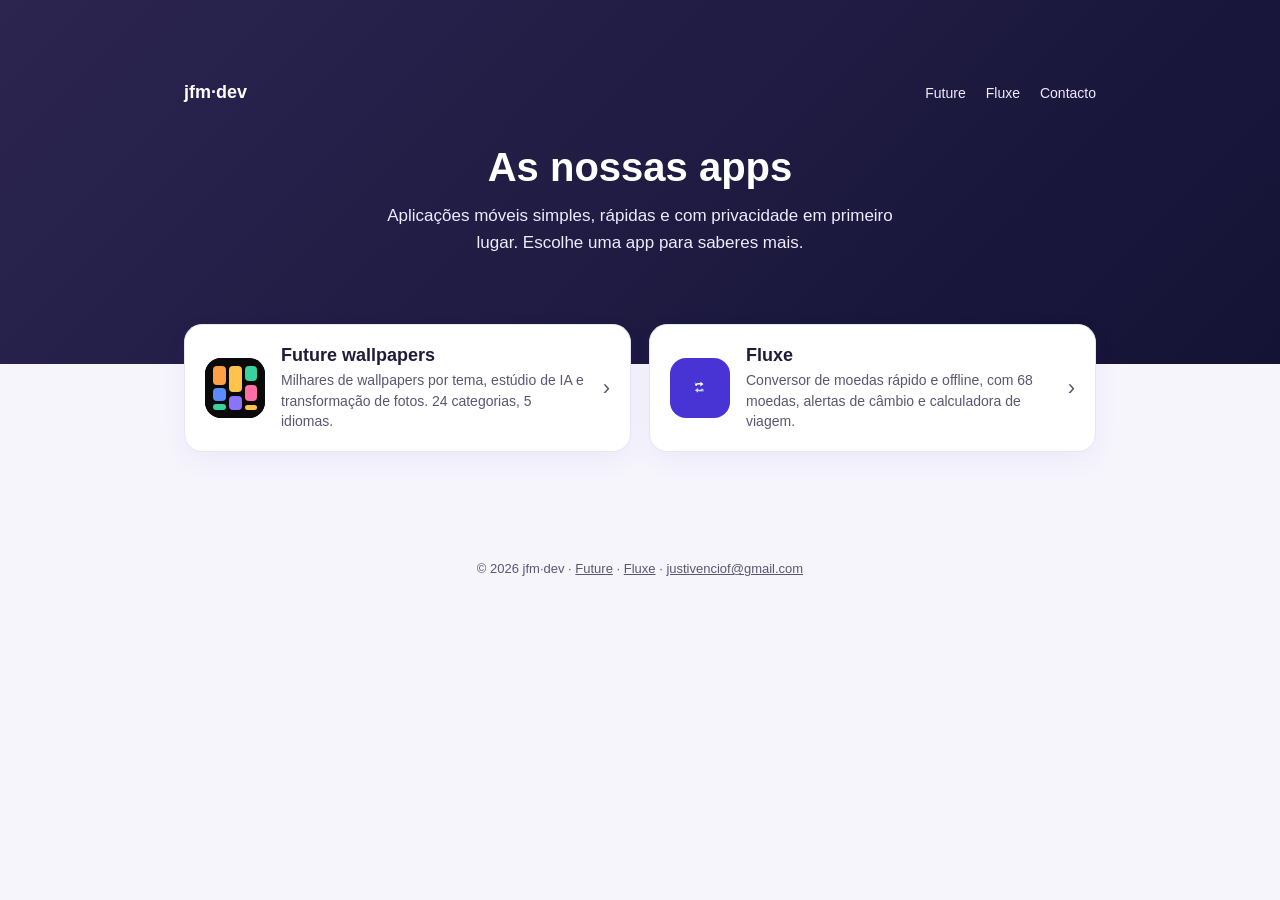
<file: index.html>
<!doctype html>
<html lang="pt">
<head>
<meta charset="utf-8">
<meta name="viewport" content="width=device-width, initial-scale=1">
<title>jfm·dev — Apps</title>
<meta name="description" content="Apps móveis criadas por jfm·dev: Future wallpapers, Fluxe e mais.">
<link rel="stylesheet" href="/style.css">
</head>
<body>

<div class="hero hero--hub">
  <nav class="nav" style="margin-bottom: 24px;">
    <a class="brand" href="/" style="color:#fff;">jfm·dev</a>
    <div class="links">
      <a href="/future.html" style="color:#EDEBFF;">Future</a>
      <a href="/fluxe.html" style="color:#EDEBFF;">Fluxe</a>
      <a href="mailto:justivenciof@gmail.com" style="color:#EDEBFF;">Contacto</a>
    </div>
  </nav>

  <h1>As nossas apps</h1>
  <p>Aplicações móveis simples, rápidas e com privacidade em primeiro lugar. Escolhe uma app para saberes mais.</p>
</div>

<div class="container">
  <div class="app-grid">

    <a class="app-card" href="/future.html">
      <span class="app-ico" style="background:#0A0A0B;">
        <svg width="60" height="60" viewBox="0 0 60 60" xmlns="http://www.w3.org/2000/svg">
          <rect width="60" height="60" rx="14" fill="#0A0A0B"/>
          <rect x="8"  y="8"  width="13" height="19" rx="4" fill="#FF9F45"/>
          <rect x="24" y="8"  width="13" height="26" rx="4" fill="#FFC24B"/>
          <rect x="40" y="8"  width="12" height="15" rx="4" fill="#38D39F"/>
          <rect x="8"  y="30" width="13" height="13" rx="4" fill="#5B8CFF"/>
          <rect x="40" y="27" width="12" height="16" rx="4" fill="#FF6FA5"/>
          <rect x="8"  y="46" width="13" height="6"  rx="3" fill="#38D39F"/>
          <rect x="24" y="38" width="13" height="14" rx="4" fill="#8B72FF"/>
          <rect x="40" y="47" width="12" height="5"  rx="2.5" fill="#FFC24B"/>
        </svg>
      </span>
      <div>
        <h3>Future wallpapers</h3>
        <p>Milhares de wallpapers por tema, estúdio de IA e transformação de fotos. 24 categorias, 5 idiomas.</p>
      </div>
      <span class="chev">›</span>
    </a>

    <a class="app-card" href="/fluxe.html">
      <span class="app-ico" style="background:#4834D4;">
        <svg width="34" height="34" viewBox="0 0 108 108" xmlns="http://www.w3.org/2000/svg">
          <g transform="translate(20.5,20.5) scale(0.62)">
            <path d="M28,40 C28,30 42,26 56,30 L56,22 L72,34 L56,46 L56,38 C46,35 38,37 38,44 Z" fill="#FFFFFF"/>
            <path d="M72,60 C72,70 58,74 44,70 L44,78 L28,66 L44,54 L44,62 C54,65 62,63 62,56 Z" fill="#FFFFFF" fill-opacity="0.8"/>
            <circle cx="30" cy="30" r="4" fill="#00E5B8"/>
            <circle cx="70" cy="70" r="4" fill="#00E5B8"/>
          </g>
        </svg>
      </span>
      <div>
        <h3>Fluxe</h3>
        <p>Conversor de moedas rápido e offline, com 68 moedas, alertas de câmbio e calculadora de viagem.</p>
      </div>
      <span class="chev">›</span>
    </a>

  </div>
</div>

<footer>
  <p>&copy; 2026 jfm·dev · <a href="/future.html">Future</a> · <a href="/fluxe.html">Fluxe</a> · <a href="mailto:justivenciof@gmail.com">justivenciof@gmail.com</a></p>
</footer>

</body>
</html>
</file>
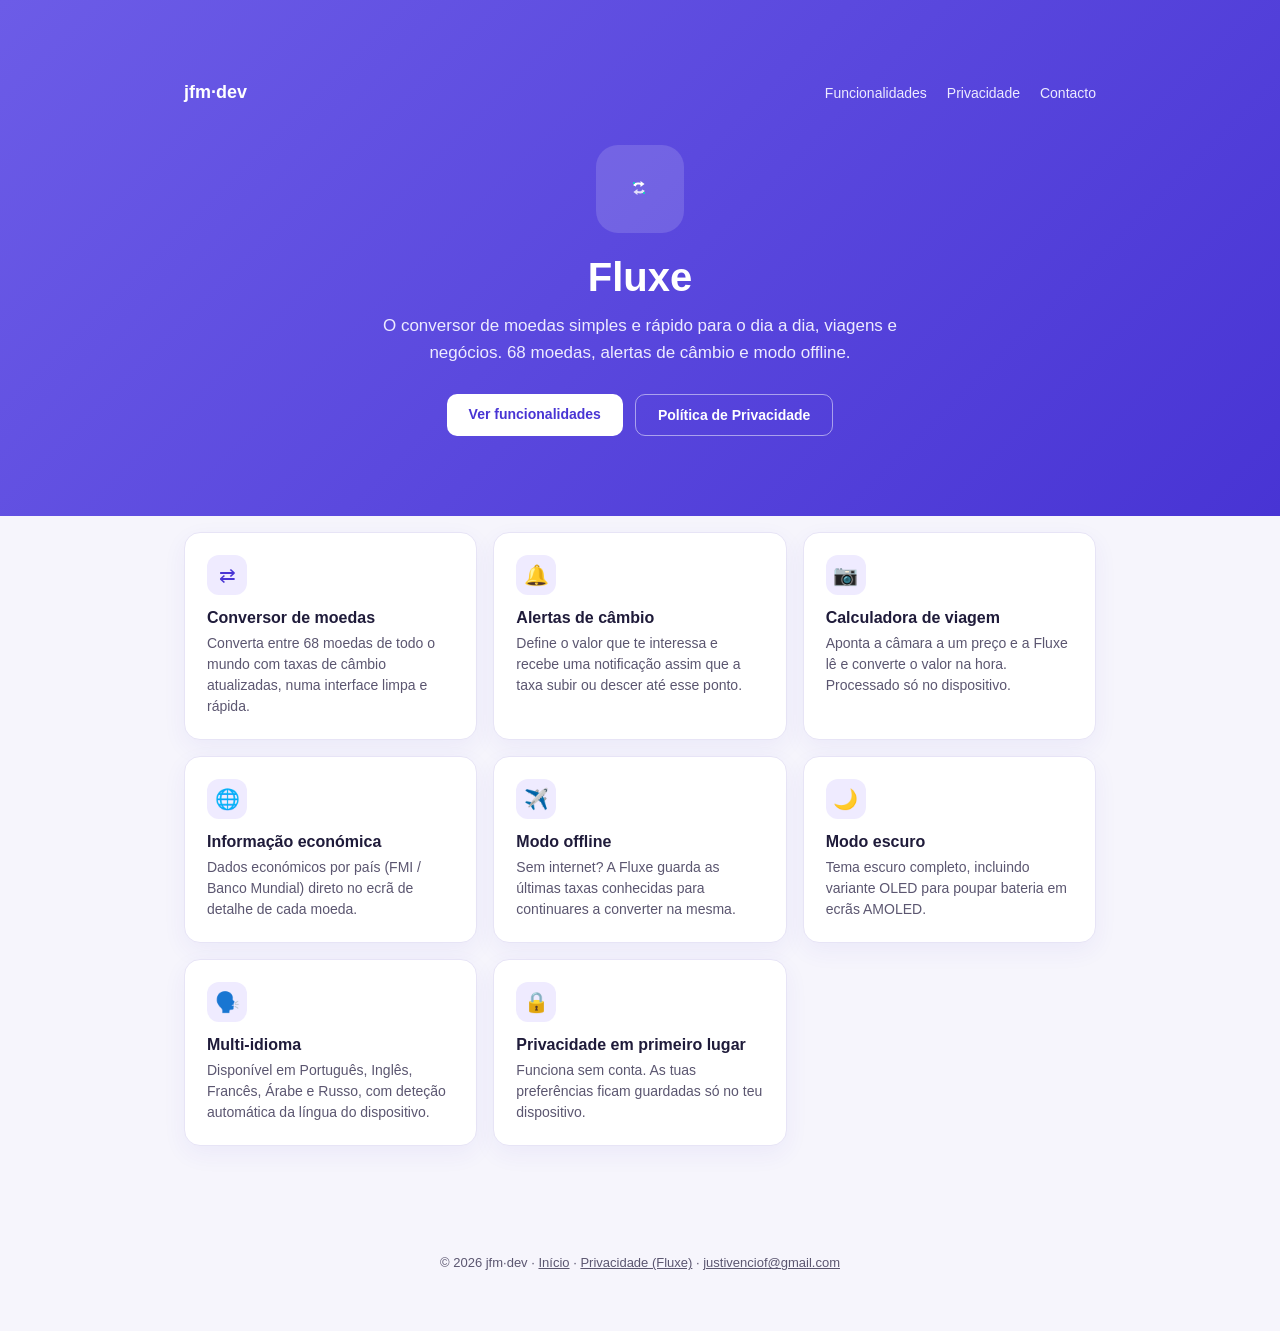
<file: fluxe.html>
<!doctype html>
<html lang="pt">
<head>
<meta charset="utf-8">
<meta name="viewport" content="width=device-width, initial-scale=1">
<title>Fluxe — Conversor de moedas</title>
<meta name="description" content="Fluxe é o conversor de moedas rápido, offline e com alertas de câmbio. Disponível para Android.">
<link rel="stylesheet" href="/style.css">
</head>
<body>

<div class="hero">
  <nav class="nav" style="margin-bottom: 24px;">
    <a class="brand" href="/" style="color:#fff;">jfm·dev</a>
    <div class="links">
      <a href="/fluxe.html#funcionalidades" style="color:#EDEBFF;">Funcionalidades</a>
      <a href="/privacidade.html" style="color:#EDEBFF;">Privacidade</a>
      <a href="mailto:justivenciof@gmail.com" style="color:#EDEBFF;">Contacto</a>
    </div>
  </nav>

  <div class="logo">
    <svg width="44" height="44" viewBox="0 0 108 108" xmlns="http://www.w3.org/2000/svg">
      <g transform="translate(20.5,20.5) scale(0.62)">
        <path d="M28,40 C28,30 42,26 56,30 L56,22 L72,34 L56,46 L56,38 C46,35 38,37 38,44 Z" fill="#FFFFFF"/>
        <path d="M72,60 C72,70 58,74 44,70 L44,78 L28,66 L44,54 L44,62 C54,65 62,63 62,56 Z" fill="#FFFFFF" fill-opacity="0.8"/>
        <circle cx="30" cy="30" r="4" fill="#00E5B8"/>
        <circle cx="70" cy="70" r="4" fill="#00E5B8"/>
      </g>
    </svg>
  </div>
  <h1>Fluxe</h1>
  <p>O conversor de moedas simples e rápido para o dia a dia, viagens e negócios. 68 moedas, alertas de câmbio e modo offline.</p>
  <div class="actions">
    <a class="btn btn-primary" href="#funcionalidades">Ver funcionalidades</a>
    <a class="btn btn-ghost" href="/privacidade.html">Política de Privacidade</a>
  </div>
</div>

<div class="container">
  <section id="funcionalidades" style="padding-top: 56px;">
    <div class="features">
      <div class="feature-card">
        <div class="icon">⇄</div>
        <h3>Conversor de moedas</h3>
        <p>Converta entre 68 moedas de todo o mundo com taxas de câmbio atualizadas, numa interface limpa e rápida.</p>
      </div>
      <div class="feature-card">
        <div class="icon">🔔</div>
        <h3>Alertas de câmbio</h3>
        <p>Define o valor que te interessa e recebe uma notificação assim que a taxa subir ou descer até esse ponto.</p>
      </div>
      <div class="feature-card">
        <div class="icon">📷</div>
        <h3>Calculadora de viagem</h3>
        <p>Aponta a câmara a um preço e a Fluxe lê e converte o valor na hora. Processado só no dispositivo.</p>
      </div>
      <div class="feature-card">
        <div class="icon">🌐</div>
        <h3>Informação económica</h3>
        <p>Dados económicos por país (FMI / Banco Mundial) direto no ecrã de detalhe de cada moeda.</p>
      </div>
      <div class="feature-card">
        <div class="icon">✈️</div>
        <h3>Modo offline</h3>
        <p>Sem internet? A Fluxe guarda as últimas taxas conhecidas para continuares a converter na mesma.</p>
      </div>
      <div class="feature-card">
        <div class="icon">🌙</div>
        <h3>Modo escuro</h3>
        <p>Tema escuro completo, incluindo variante OLED para poupar bateria em ecrãs AMOLED.</p>
      </div>
      <div class="feature-card">
        <div class="icon">🗣️</div>
        <h3>Multi-idioma</h3>
        <p>Disponível em Português, Inglês, Francês, Árabe e Russo, com deteção automática da língua do dispositivo.</p>
      </div>
      <div class="feature-card">
        <div class="icon">🔒</div>
        <h3>Privacidade em primeiro lugar</h3>
        <p>Funciona sem conta. As tuas preferências ficam guardadas só no teu dispositivo.</p>
      </div>
    </div>
  </section>
</div>

<footer>
  <p>&copy; 2026 jfm·dev · <a href="/">Início</a> · <a href="/privacidade.html">Privacidade (Fluxe)</a> · <a href="mailto:justivenciof@gmail.com">justivenciof@gmail.com</a></p>
</footer>

</body>
</html>
</file>
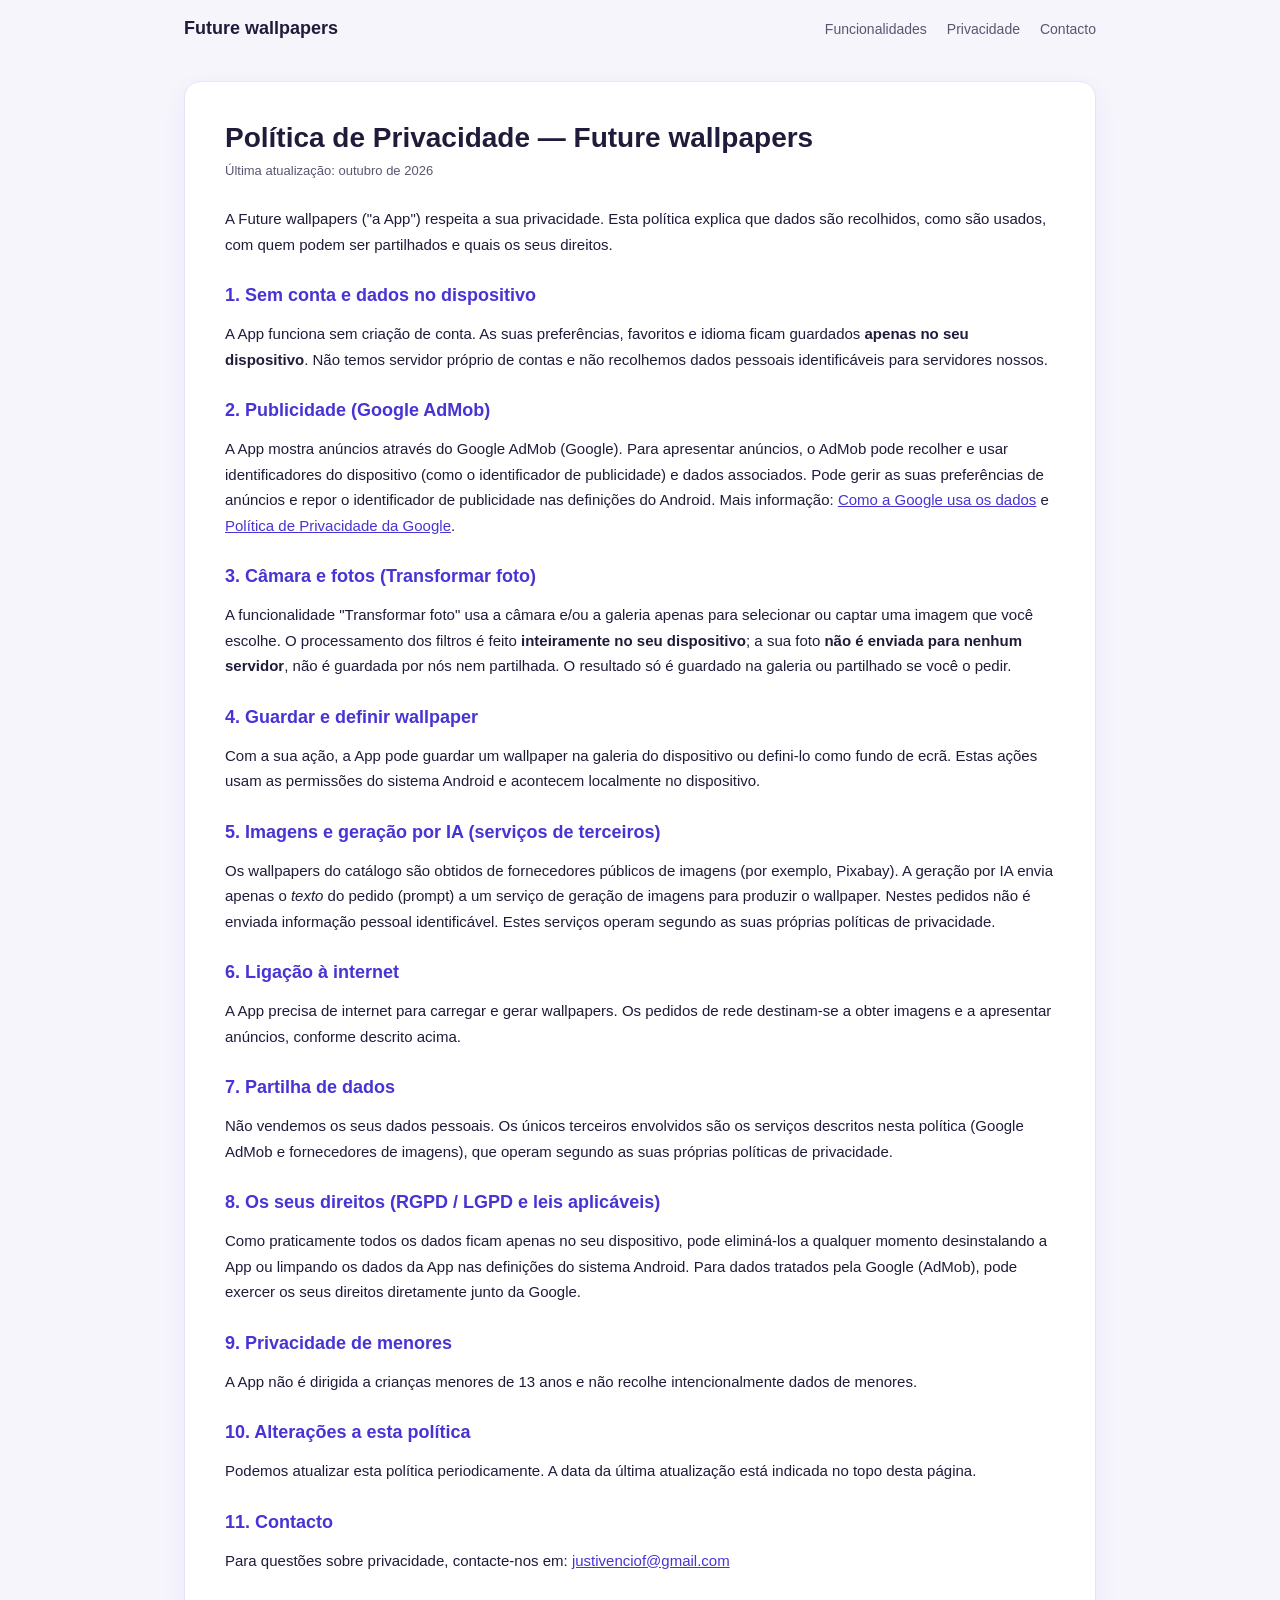
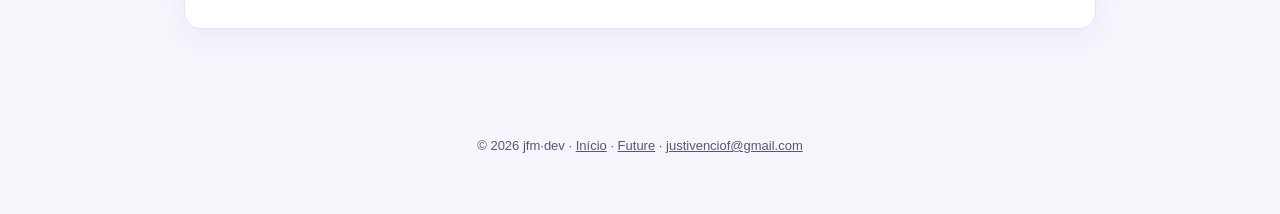
<file: future-privacidade.html>
<!doctype html>
<html lang="pt">
<head>
<meta charset="utf-8">
<meta name="viewport" content="width=device-width, initial-scale=1">
<title>Política de Privacidade — Future wallpapers</title>
<meta name="description" content="Política de privacidade da aplicação Future wallpapers.">
<link rel="stylesheet" href="/style.css">
</head>
<body>

<nav class="nav">
  <a class="brand" href="/future.html">Future wallpapers</a>
  <div class="links">
    <a href="/future.html#funcionalidades">Funcionalidades</a>
    <a href="/future-privacidade.html">Privacidade</a>
    <a href="mailto:justivenciof@gmail.com">Contacto</a>
  </div>
</nav>

<div class="container" style="margin-top: 24px;">
  <div class="content">
    <h1>Política de Privacidade — Future wallpapers</h1>
    <p class="updated">Última atualização: outubro de 2026</p>
    <p>A Future wallpapers ("a App") respeita a sua privacidade. Esta política explica que dados são recolhidos, como são usados, com quem podem ser partilhados e quais os seus direitos.</p>

    <h2>1. Sem conta e dados no dispositivo</h2>
    <p>A App funciona sem criação de conta. As suas preferências, favoritos e idioma ficam guardados <strong>apenas no seu dispositivo</strong>. Não temos servidor próprio de contas e não recolhemos dados pessoais identificáveis para servidores nossos.</p>

    <h2>2. Publicidade (Google AdMob)</h2>
    <p>A App mostra anúncios através do Google AdMob (Google). Para apresentar anúncios, o AdMob pode recolher e usar identificadores do dispositivo (como o identificador de publicidade) e dados associados. Pode gerir as suas preferências de anúncios e repor o identificador de publicidade nas definições do Android. Mais informação: <a href="https://policies.google.com/technologies/partner-sites" target="_blank" rel="noopener">Como a Google usa os dados</a> e <a href="https://policies.google.com/privacy" target="_blank" rel="noopener">Política de Privacidade da Google</a>.</p>

    <h2>3. Câmara e fotos (Transformar foto)</h2>
    <p>A funcionalidade "Transformar foto" usa a câmara e/ou a galeria apenas para selecionar ou captar uma imagem que você escolhe. O processamento dos filtros é feito <strong>inteiramente no seu dispositivo</strong>; a sua foto <strong>não é enviada para nenhum servidor</strong>, não é guardada por nós nem partilhada. O resultado só é guardado na galeria ou partilhado se você o pedir.</p>

    <h2>4. Guardar e definir wallpaper</h2>
    <p>Com a sua ação, a App pode guardar um wallpaper na galeria do dispositivo ou defini-lo como fundo de ecrã. Estas ações usam as permissões do sistema Android e acontecem localmente no dispositivo.</p>

    <h2>5. Imagens e geração por IA (serviços de terceiros)</h2>
    <p>Os wallpapers do catálogo são obtidos de fornecedores públicos de imagens (por exemplo, Pixabay). A geração por IA envia apenas o <em>texto</em> do pedido (prompt) a um serviço de geração de imagens para produzir o wallpaper. Nestes pedidos não é enviada informação pessoal identificável. Estes serviços operam segundo as suas próprias políticas de privacidade.</p>

    <h2>6. Ligação à internet</h2>
    <p>A App precisa de internet para carregar e gerar wallpapers. Os pedidos de rede destinam-se a obter imagens e a apresentar anúncios, conforme descrito acima.</p>

    <h2>7. Partilha de dados</h2>
    <p>Não vendemos os seus dados pessoais. Os únicos terceiros envolvidos são os serviços descritos nesta política (Google AdMob e fornecedores de imagens), que operam segundo as suas próprias políticas de privacidade.</p>

    <h2>8. Os seus direitos (RGPD / LGPD e leis aplicáveis)</h2>
    <p>Como praticamente todos os dados ficam apenas no seu dispositivo, pode eliminá-los a qualquer momento desinstalando a App ou limpando os dados da App nas definições do sistema Android. Para dados tratados pela Google (AdMob), pode exercer os seus direitos diretamente junto da Google.</p>

    <h2>9. Privacidade de menores</h2>
    <p>A App não é dirigida a crianças menores de 13 anos e não recolhe intencionalmente dados de menores.</p>

    <h2>10. Alterações a esta política</h2>
    <p>Podemos atualizar esta política periodicamente. A data da última atualização está indicada no topo desta página.</p>

    <h2>11. Contacto</h2>
    <p>Para questões sobre privacidade, contacte-nos em: <a href="mailto:justivenciof@gmail.com">justivenciof@gmail.com</a></p>
  </div>
</div>

<footer>
  <p>&copy; 2026 jfm·dev · <a href="/">Início</a> · <a href="/future.html">Future</a> · <a href="mailto:justivenciof@gmail.com">justivenciof@gmail.com</a></p>
</footer>

</body>
</html>
</file>
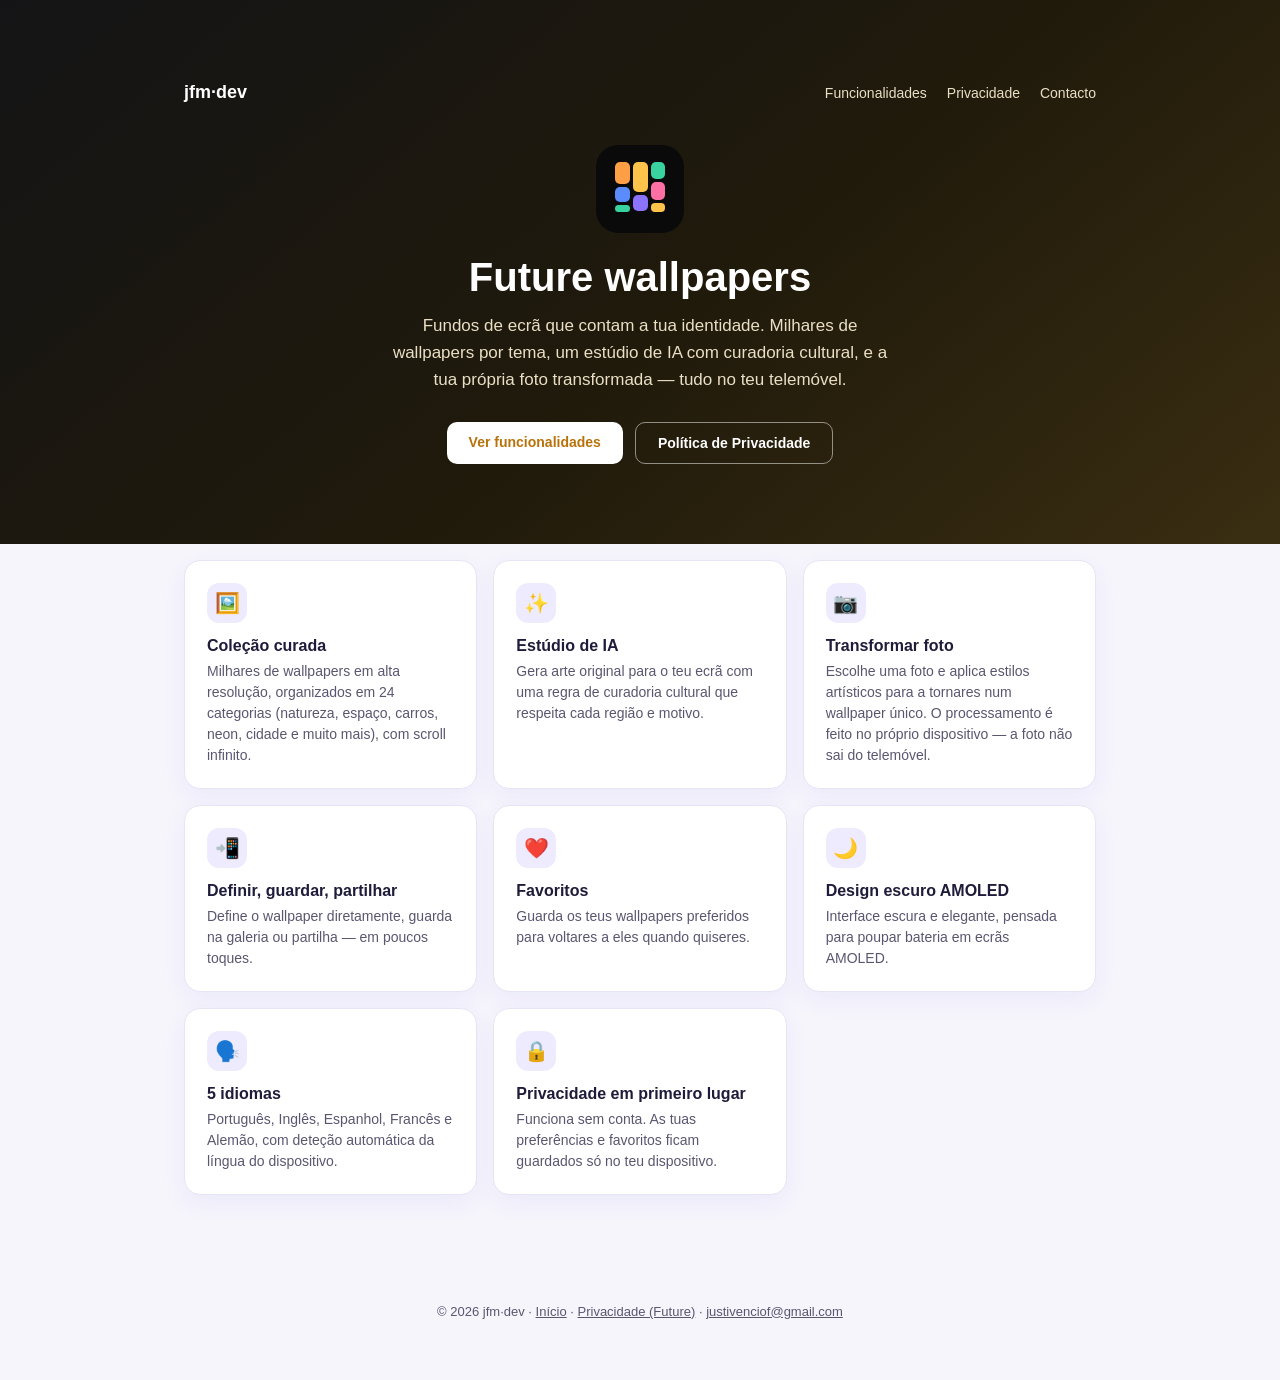
<file: future.html>
<!doctype html>
<html lang="pt">
<head>
<meta charset="utf-8">
<meta name="viewport" content="width=device-width, initial-scale=1">
<title>Future wallpapers — Wallpapers por tema e com IA</title>
<meta name="description" content="Future wallpapers: milhares de fundos de ecrã por tema, estúdio de IA com curadoria cultural e transformação de fotos no próprio dispositivo. Android.">
<link rel="stylesheet" href="/style.css">
</head>
<body>

<div class="hero hero--future">
  <nav class="nav" style="margin-bottom: 24px;">
    <a class="brand" href="/" style="color:#fff;">jfm·dev</a>
    <div class="links">
      <a href="/future.html#funcionalidades" style="color:#EADFC4;">Funcionalidades</a>
      <a href="/future-privacidade.html" style="color:#EADFC4;">Privacidade</a>
      <a href="mailto:justivenciof@gmail.com" style="color:#EADFC4;">Contacto</a>
    </div>
  </nav>

  <div class="logo" style="background:#0A0A0B;">
    <svg width="70" height="70" viewBox="0 0 70 70" xmlns="http://www.w3.org/2000/svg">
      <rect x="10" y="8"  width="15" height="22" rx="5" fill="#FF9F45"/>
      <rect x="28" y="8"  width="15" height="30" rx="5" fill="#FFC24B"/>
      <rect x="46" y="8"  width="14" height="17" rx="5" fill="#38D39F"/>
      <rect x="10" y="33" width="15" height="15" rx="5" fill="#5B8CFF"/>
      <rect x="46" y="28" width="14" height="18" rx="5" fill="#FF6FA5"/>
      <rect x="28" y="41" width="15" height="16" rx="5" fill="#8B72FF"/>
      <rect x="10" y="51" width="15" height="7"  rx="3.5" fill="#38D39F"/>
      <rect x="46" y="49" width="14" height="9"  rx="4" fill="#FFC24B"/>
    </svg>
  </div>
  <h1>Future wallpapers</h1>
  <p>Fundos de ecrã que contam a tua identidade. Milhares de wallpapers por tema, um estúdio de IA com curadoria cultural, e a tua própria foto transformada — tudo no teu telemóvel.</p>
  <div class="actions">
    <a class="btn btn-primary" href="#funcionalidades">Ver funcionalidades</a>
    <a class="btn btn-ghost" href="/future-privacidade.html">Política de Privacidade</a>
  </div>
</div>

<div class="container">
  <section id="funcionalidades" style="padding-top: 56px;">
    <div class="features">
      <div class="feature-card">
        <div class="icon">🖼️</div>
        <h3>Coleção curada</h3>
        <p>Milhares de wallpapers em alta resolução, organizados em 24 categorias (natureza, espaço, carros, neon, cidade e muito mais), com scroll infinito.</p>
      </div>
      <div class="feature-card">
        <div class="icon">✨</div>
        <h3>Estúdio de IA</h3>
        <p>Gera arte original para o teu ecrã com uma regra de curadoria cultural que respeita cada região e motivo.</p>
      </div>
      <div class="feature-card">
        <div class="icon">📷</div>
        <h3>Transformar foto</h3>
        <p>Escolhe uma foto e aplica estilos artísticos para a tornares num wallpaper único. O processamento é feito no próprio dispositivo — a foto não sai do telemóvel.</p>
      </div>
      <div class="feature-card">
        <div class="icon">📲</div>
        <h3>Definir, guardar, partilhar</h3>
        <p>Define o wallpaper diretamente, guarda na galeria ou partilha — em poucos toques.</p>
      </div>
      <div class="feature-card">
        <div class="icon">❤️</div>
        <h3>Favoritos</h3>
        <p>Guarda os teus wallpapers preferidos para voltares a eles quando quiseres.</p>
      </div>
      <div class="feature-card">
        <div class="icon">🌙</div>
        <h3>Design escuro AMOLED</h3>
        <p>Interface escura e elegante, pensada para poupar bateria em ecrãs AMOLED.</p>
      </div>
      <div class="feature-card">
        <div class="icon">🗣️</div>
        <h3>5 idiomas</h3>
        <p>Português, Inglês, Espanhol, Francês e Alemão, com deteção automática da língua do dispositivo.</p>
      </div>
      <div class="feature-card">
        <div class="icon">🔒</div>
        <h3>Privacidade em primeiro lugar</h3>
        <p>Funciona sem conta. As tuas preferências e favoritos ficam guardados só no teu dispositivo.</p>
      </div>
    </div>
  </section>
</div>

<footer>
  <p>&copy; 2026 jfm·dev · <a href="/">Início</a> · <a href="/future-privacidade.html">Privacidade (Future)</a> · <a href="mailto:justivenciof@gmail.com">justivenciof@gmail.com</a></p>
</footer>

</body>
</html>
</file>
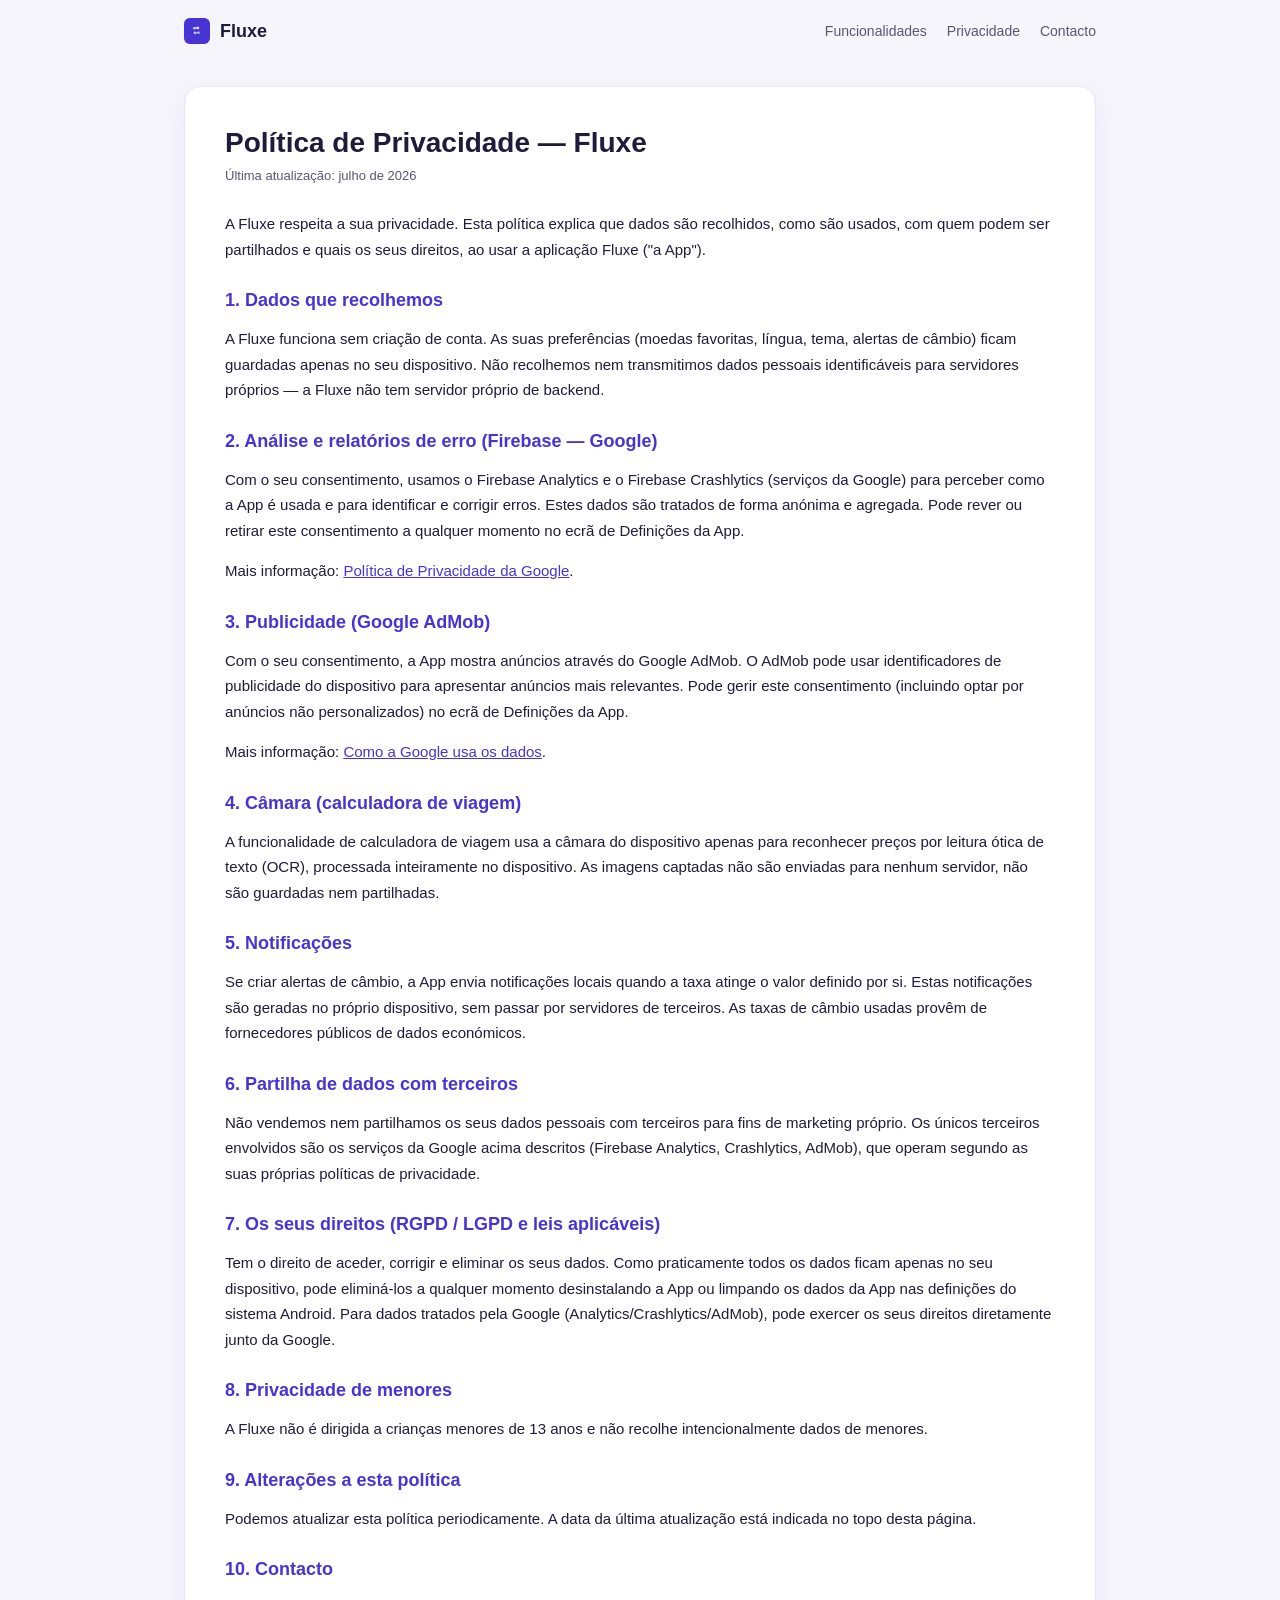
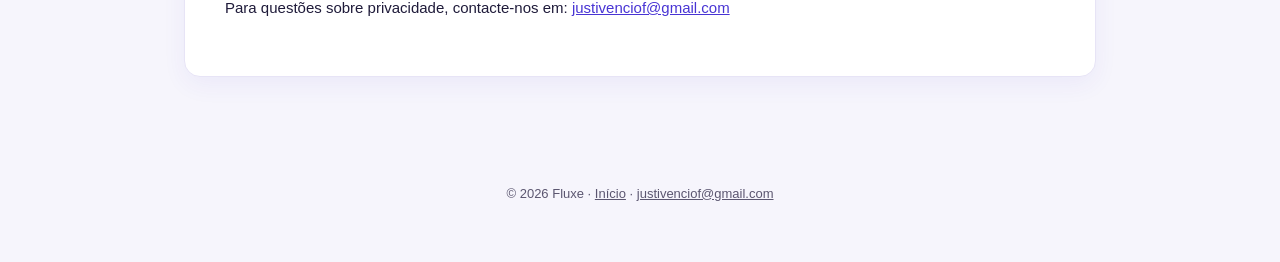
<file: privacidade.html>
<!doctype html>
<html lang="pt">
<head>
<meta charset="utf-8">
<meta name="viewport" content="width=device-width, initial-scale=1">
<title>Política de Privacidade — Fluxe</title>
<meta name="description" content="Política de privacidade da aplicação Fluxe.">
<link rel="stylesheet" href="/style.css">
</head>
<body>

<nav class="nav">
  <a class="brand" href="/fluxe.html">
    <svg width="26" height="26" viewBox="0 0 108 108" xmlns="http://www.w3.org/2000/svg">
      <rect width="108" height="108" rx="24" fill="#4834D4"/>
      <g transform="translate(20.5,20.5) scale(0.62)">
        <path d="M28,40 C28,30 42,26 56,30 L56,22 L72,34 L56,46 L56,38 C46,35 38,37 38,44 Z" fill="#FFFFFF"/>
        <path d="M72,60 C72,70 58,74 44,70 L44,78 L28,66 L44,54 L44,62 C54,65 62,63 62,56 Z" fill="#FFFFFF" fill-opacity="0.8"/>
        <circle cx="30" cy="30" r="4" fill="#00E5B8"/>
        <circle cx="70" cy="70" r="4" fill="#00E5B8"/>
      </g>
    </svg>
    Fluxe
  </a>
  <div class="links">
    <a href="/fluxe.html#funcionalidades">Funcionalidades</a>
    <a href="/privacidade.html">Privacidade</a>
    <a href="mailto:justivenciof@gmail.com">Contacto</a>
  </div>
</nav>

<div class="container" style="margin-top: 24px;">
  <div class="content">
    <h1>Política de Privacidade — Fluxe</h1>
    <p class="updated">Última atualização: julho de 2026</p>
    <p>A Fluxe respeita a sua privacidade. Esta política explica que dados são recolhidos, como são usados, com quem podem ser partilhados e quais os seus direitos, ao usar a aplicação Fluxe ("a App").</p>

    <h2>1. Dados que recolhemos</h2>
    <p>A Fluxe funciona sem criação de conta. As suas preferências (moedas favoritas, língua, tema, alertas de câmbio) ficam guardadas apenas no seu dispositivo. Não recolhemos nem transmitimos dados pessoais identificáveis para servidores próprios — a Fluxe não tem servidor próprio de backend.</p>

    <h2>2. Análise e relatórios de erro (Firebase — Google)</h2>
    <p>Com o seu consentimento, usamos o Firebase Analytics e o Firebase Crashlytics (serviços da Google) para perceber como a App é usada e para identificar e corrigir erros. Estes dados são tratados de forma anónima e agregada. Pode rever ou retirar este consentimento a qualquer momento no ecrã de Definições da App.</p>
    <p>Mais informação: <a href="https://policies.google.com/privacy" target="_blank" rel="noopener">Política de Privacidade da Google</a>.</p>

    <h2>3. Publicidade (Google AdMob)</h2>
    <p>Com o seu consentimento, a App mostra anúncios através do Google AdMob. O AdMob pode usar identificadores de publicidade do dispositivo para apresentar anúncios mais relevantes. Pode gerir este consentimento (incluindo optar por anúncios não personalizados) no ecrã de Definições da App.</p>
    <p>Mais informação: <a href="https://policies.google.com/technologies/partner-sites" target="_blank" rel="noopener">Como a Google usa os dados</a>.</p>

    <h2>4. Câmara (calculadora de viagem)</h2>
    <p>A funcionalidade de calculadora de viagem usa a câmara do dispositivo apenas para reconhecer preços por leitura ótica de texto (OCR), processada inteiramente no dispositivo. As imagens captadas não são enviadas para nenhum servidor, não são guardadas nem partilhadas.</p>

    <h2>5. Notificações</h2>
    <p>Se criar alertas de câmbio, a App envia notificações locais quando a taxa atinge o valor definido por si. Estas notificações são geradas no próprio dispositivo, sem passar por servidores de terceiros. As taxas de câmbio usadas provêm de fornecedores públicos de dados económicos.</p>

    <h2>6. Partilha de dados com terceiros</h2>
    <p>Não vendemos nem partilhamos os seus dados pessoais com terceiros para fins de marketing próprio. Os únicos terceiros envolvidos são os serviços da Google acima descritos (Firebase Analytics, Crashlytics, AdMob), que operam segundo as suas próprias políticas de privacidade.</p>

    <h2>7. Os seus direitos (RGPD / LGPD e leis aplicáveis)</h2>
    <p>Tem o direito de aceder, corrigir e eliminar os seus dados. Como praticamente todos os dados ficam apenas no seu dispositivo, pode eliminá-los a qualquer momento desinstalando a App ou limpando os dados da App nas definições do sistema Android. Para dados tratados pela Google (Analytics/Crashlytics/AdMob), pode exercer os seus direitos diretamente junto da Google.</p>

    <h2>8. Privacidade de menores</h2>
    <p>A Fluxe não é dirigida a crianças menores de 13 anos e não recolhe intencionalmente dados de menores.</p>

    <h2>9. Alterações a esta política</h2>
    <p>Podemos atualizar esta política periodicamente. A data da última atualização está indicada no topo desta página.</p>

    <h2>10. Contacto</h2>
    <p>Para questões sobre privacidade, contacte-nos em: <a href="mailto:justivenciof@gmail.com">justivenciof@gmail.com</a></p>
  </div>
</div>

<footer>
  <p>&copy; 2026 Fluxe · <a href="/">Início</a> · <a href="mailto:justivenciof@gmail.com">justivenciof@gmail.com</a></p>
</footer>

</body>
</html>
</file>
<file: style.css>
:root {
  --brand-start: #6C5CE7;
  --brand-end: #4834D4;
  --accent: #00E5B8;
  --text: #1F1B3A;
  --text-muted: #5B5670;
  --bg: #F6F5FC;
  --card-bg: #FFFFFF;
  --border: #E7E4F6;
}

* { box-sizing: border-box; }

body {
  margin: 0;
  font-family: -apple-system, "Segoe UI", Roboto, Arial, sans-serif;
  color: var(--text);
  background: var(--bg);
}

a { color: var(--brand-end); }

.nav {
  display: flex;
  align-items: center;
  justify-content: space-between;
  padding: 18px 24px;
  max-width: 960px;
  margin: 0 auto;
}
.nav .brand {
  display: flex;
  align-items: center;
  gap: 10px;
  font-weight: 700;
  font-size: 18px;
  text-decoration: none;
  color: var(--text);
}
.nav .brand svg { display: block; }
.nav .links { display: flex; gap: 20px; }
.nav .links a { color: var(--text-muted); text-decoration: none; font-size: 14px; }
.nav .links a:hover { color: var(--brand-end); }

.hero {
  background: linear-gradient(135deg, var(--brand-start), var(--brand-end));
  color: #fff;
  text-align: center;
  padding: 64px 24px 80px;
}
/* Tema por app no herói */
.hero--future { background: linear-gradient(140deg, #141416 0%, #201A0B 55%, #3A2E12 100%); }
.hero--hub { background: linear-gradient(135deg, #2B2550, #141235); }
.hero .logo {
  width: 88px; height: 88px;
  margin: 0 auto 22px;
  border-radius: 22px;
  background: rgba(255,255,255,0.14);
  display: flex; align-items: center; justify-content: center;
  overflow: hidden;
}
.hero h1 { font-size: 40px; margin: 0 0 12px; }
.hero p { font-size: 17px; line-height: 1.6; color: #EDEBFF; max-width: 520px; margin: 0 auto 28px; }
.hero--future p { color: #EADFC4; }
.hero .actions { display: flex; gap: 12px; justify-content: center; flex-wrap: wrap; }
.btn {
  display: inline-block;
  text-decoration: none;
  border-radius: 10px;
  padding: 12px 22px;
  font-size: 14px;
  font-weight: 600;
}
.btn-primary { background: #fff; color: var(--brand-end); }
.hero--future .btn-primary { color: #B8720A; }
.btn-ghost { color: #fff; border: 1px solid rgba(255,255,255,0.5); }

.container { max-width: 960px; margin: -40px auto 0; padding: 0 24px 64px; }

.features {
  display: grid;
  grid-template-columns: repeat(auto-fit, minmax(240px, 1fr));
  gap: 16px;
}
.feature-card {
  background: var(--card-bg);
  border: 1px solid var(--border);
  border-radius: 16px;
  padding: 22px;
  box-shadow: 0 8px 24px rgba(72, 52, 212, 0.06);
}
.feature-card .icon {
  width: 40px; height: 40px;
  border-radius: 12px;
  background: #EFEBFF;
  display: flex; align-items: center; justify-content: center;
  margin-bottom: 14px;
  color: var(--brand-end);
  font-size: 20px;
}
.feature-card h3 { font-size: 16px; margin: 0 0 6px; }
.feature-card p { font-size: 14px; color: var(--text-muted); line-height: 1.5; margin: 0; }

/* ---- Hub: lista de apps ---- */
.app-grid {
  display: grid;
  grid-template-columns: repeat(auto-fit, minmax(300px, 1fr));
  gap: 18px;
}
.app-card {
  display: flex;
  align-items: center;
  gap: 16px;
  background: var(--card-bg);
  border: 1px solid var(--border);
  border-radius: 18px;
  padding: 20px;
  text-decoration: none;
  color: var(--text);
  box-shadow: 0 8px 24px rgba(72, 52, 212, 0.06);
  transition: transform .15s ease, box-shadow .15s ease;
}
.app-card:hover { transform: translateY(-2px); box-shadow: 0 14px 30px rgba(72, 52, 212, 0.12); }
.app-card .app-ico {
  width: 60px; height: 60px; border-radius: 16px; flex: none;
  display: flex; align-items: center; justify-content: center; overflow: hidden;
}
.app-card h3 { margin: 0 0 4px; font-size: 18px; }
.app-card p { margin: 0; font-size: 14px; color: var(--text-muted); line-height: 1.45; }
.app-card .chev { margin-left: auto; color: var(--text-muted); font-size: 22px; }

.content {
  background: var(--card-bg);
  border: 1px solid var(--border);
  border-radius: 16px;
  padding: 40px;
  box-shadow: 0 8px 24px rgba(72, 52, 212, 0.06);
}
.content h1 { font-size: 28px; margin: 0 0 6px; }
.content .updated { color: var(--text-muted); font-size: 13px; margin: 0 0 24px; }
.content h2 { font-size: 18px; margin: 28px 0 8px; color: var(--brand-end); }
.content p, .content li { font-size: 15px; line-height: 1.7; color: var(--text); }
.content ul { padding-left: 20px; }

footer {
  text-align: center;
  padding: 32px 24px 48px;
  color: var(--text-muted);
  font-size: 13px;
}
footer a { color: var(--text-muted); }

@media (prefers-color-scheme: dark) {
  :root {
    --text: #EDEBFF;
    --text-muted: #B8B3D9;
    --bg: #15122B;
    --card-bg: #1E1A3C;
    --border: #2C2752;
  }
}
</file>
